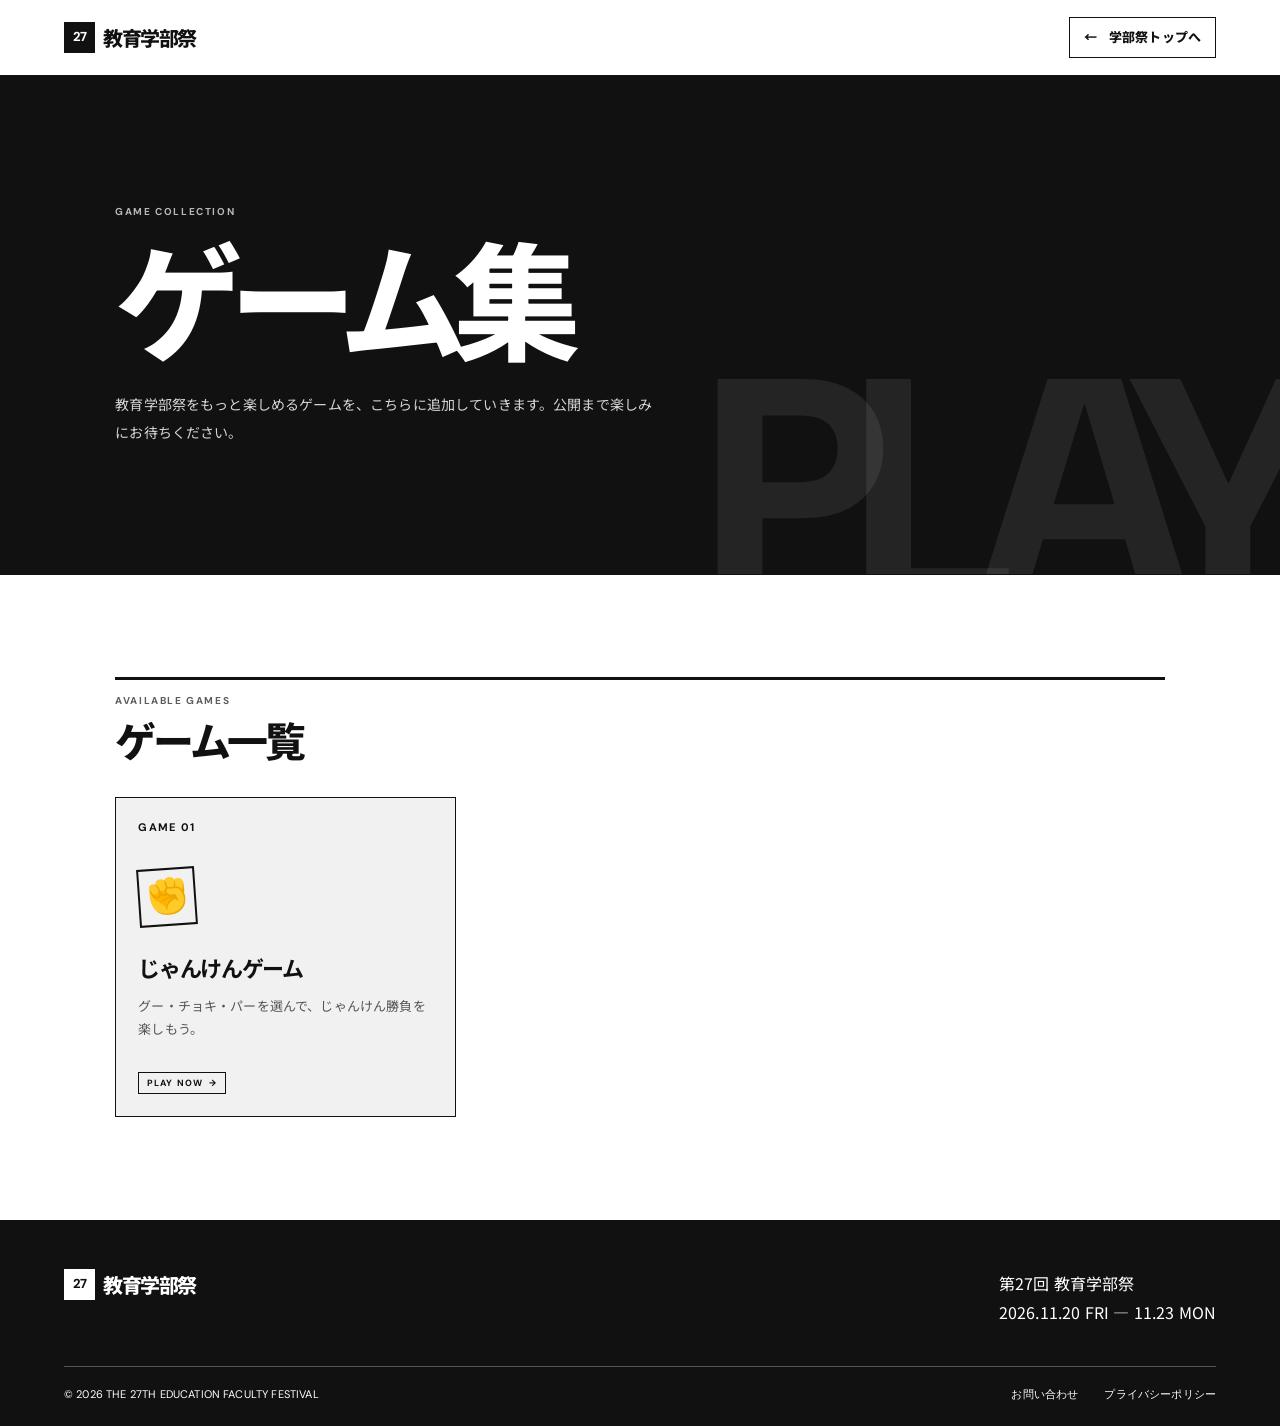
<file: games.html>
<!DOCTYPE html>
<html lang="ja">
<head>
  <meta charset="UTF-8" />
  <meta name="viewport" content="width=device-width, initial-scale=1.0" />
  <meta name="description" content="第27回教育学部祭のゲーム集です。公開されたゲームをこちらから楽しめます。" />
  <title>ゲーム集 | 第27回 教育学部祭</title>
  <link rel="preconnect" href="https://fonts.googleapis.com" />
  <link rel="preconnect" href="https://fonts.gstatic.com" crossorigin />
  <link href="https://fonts.googleapis.com/css2?family=DM+Sans:wght@400;500;600;700;800&family=Noto+Sans+JP:wght@400;500;600;700;800&display=swap" rel="stylesheet" />
  <link rel="stylesheet" href="style.css?v=20260724-2" />
</head>
<body class="games-page">
  <a class="skip-link" href="#games-main">本文へ移動</a>
  <header class="site-header">
    <a class="brand" href="index.html#top" aria-label="教育学部祭トップへ">
      <span class="brand-mark">27</span><span>教育学部祭</span>
    </a>
    <a class="games-back" href="index.html#play"><span aria-hidden="true">←</span> 学部祭トップへ</a>
  </header>

  <main class="games-main" id="games-main">
    <section class="games-hero" aria-labelledby="games-title">
      <p class="eyebrow">GAME COLLECTION</p>
      <h1 id="games-title">ゲーム集</h1>
      <p class="games-hero-copy">教育学部祭をもっと楽しめるゲームを、こちらに追加していきます。公開まで楽しみにお待ちください。</p>
    </section>

    <section class="games-library" aria-labelledby="games-list-title">
      <div class="games-library-head">
        <p>AVAILABLE GAMES</p>
        <h2 id="games-list-title">ゲーム一覧</h2>
      </div>
      <div class="game-grid">
        <a class="game-card game-card--playable" href="https://hyuga2026-tech.github.io/Game-Center-/" target="_blank" rel="noopener noreferrer" aria-label="じゃんけんゲームを新しいタブで開く">
          <span class="game-number">GAME 01</span>
          <span class="game-icon" aria-hidden="true">✊</span>
          <h3>じゃんけんゲーム</h3>
          <p>グー・チョキ・パーを選んで、じゃんけん勝負を楽しもう。</p>
          <span class="game-status">PLAY NOW&nbsp; →</span>
        </a>
      </div>
    </section>
  </main>

  <footer class="site-footer">
    <div class="footer-top"><a class="brand" href="index.html#top"><span class="brand-mark">27</span><span>教育学部祭</span></a><p>第27回 教育学部祭<br>2026.11.20 FRI — 11.23 MON</p></div>
    <div class="footer-bottom"><span>© 2026 THE 27TH EDUCATION FACULTY FESTIVAL</span><a href="index.html#contact">お問い合わせ</a><a href="index.html#privacy">プライバシーポリシー</a></div>
  </footer>
</body>
</html>
</file>
<file: style.css>
:root{--ink:#17211e;--cream:#f8f4eb;--coral:#ff6c54;--yellow:#f5d34a;--blue:#a9d7e8;--mint:#c7dfc8;--line:#d8d1c3}*{box-sizing:border-box}html{scroll-behavior:smooth}body{margin:0;background:var(--cream);color:var(--ink);font-family:"Noto Sans JP",sans-serif;line-height:1.6}a{color:inherit;text-decoration:none}.sr-only,.skip-link{position:absolute;width:1px;height:1px;overflow:hidden;clip:rect(0,0,0,0)}.skip-link:focus{width:auto;height:auto;clip:auto;z-index:99;background:#fff;padding:12px}.site-header{height:82px;display:flex;align-items:center;justify-content:space-between;padding:0 clamp(22px,5vw,76px);background:var(--cream);position:relative;z-index:5}.brand{font-size:22px;font-weight:800;letter-spacing:-.1em;display:flex;align-items:center;gap:8px}.brand-mark{display:grid;place-items:center;width:32px;height:32px;border-radius:50%;background:var(--coral);color:#fff;font-family:"DM Sans",sans-serif;font-size:20px;transform:rotate(-12deg)}.brand-sub{color:var(--coral)}.global-nav{display:flex;align-items:center;gap:27px;font-size:14px;font-weight:600}.global-nav a:not(.nav-cta):hover,.text-link:hover{color:var(--coral)}.nav-cta{background:var(--ink);color:#fff;padding:11px 21px;border-radius:999px}.menu-button{display:none;border:0;background:none}.hero{min-height:590px;background:var(--yellow);position:relative;overflow:hidden;padding:clamp(65px,9vw,130px) clamp(22px,11vw,170px)}.hero-inner{position:relative;z-index:2}.eyebrow{font-family:"DM Sans",sans-serif;letter-spacing:.12em;font-size:12px;font-weight:700;margin:0 0 16px}.hero h1,.section h2,.feature-band h2,.map-copy h2,.archive-cta h2{font-size:clamp(43px,6.3vw,90px);letter-spacing:-.09em;line-height:1.22;margin:0;font-weight:800}.hero h1 em{font-style:normal;color:var(--coral)}.hero-copy{font-family:"DM Sans","Noto Sans JP",sans-serif;font-size:18px;line-height:1.7;font-weight:600;margin:30px 0}.hero-copy span{font-size:12px;letter-spacing:.08em}.hero-actions{display:flex;gap:26px;align-items:center}.button{display:inline-flex;align-items:center;gap:21px;padding:15px 22px;border-radius:999px;font-size:14px;font-weight:700;transition:transform .2s}.button:hover{transform:translateY(-3px)}.button span{font-size:20px}.button-dark{background:var(--ink);color:#fff}.button-light{background:#fff;color:var(--ink)}.text-link{font-size:14px;font-weight:700;border-bottom:1px solid var(--ink);padding-bottom:4px}.hero-location{position:absolute;bottom:27px;left:clamp(22px,5vw,76px);z-index:2;font-size:12px;font-weight:700}.hero-decoration{position:absolute}.hero-sun{height:420px;width:420px;border-radius:50%;background:var(--coral);right:11%;top:45px}.hero-ring{border:36px solid var(--blue);height:190px;width:190px;border-radius:50%;right:4%;bottom:-72px}.hero-grid{width:420px;height:150px;right:0;top:10px;background-image:radial-gradient(var(--ink) 1.5px,transparent 1.5px);background-size:18px 18px;opacity:.6}.hero-shape{position:absolute;z-index:1}.shape-one{width:210px;height:65px;background:var(--mint);right:25%;top:50%;transform:rotate(-40deg)}.shape-two{width:70px;height:70px;background:var(--ink);border-radius:50%;right:38%;bottom:14%}.shape-three{width:28px;height:160px;background:#fff;right:18%;top:32%;transform:rotate(35deg)}.notice-bar{min-height:58px;display:flex;align-items:center;gap:24px;padding:12px clamp(22px,5vw,76px);border-bottom:1px solid var(--line);font-size:13px;font-weight:600}.notice-label{font-family:"DM Sans";font-size:11px;background:var(--coral);color:#fff;border-radius:20px;padding:3px 9px}.notice-bar a{flex:1}.section{padding:clamp(70px,9vw,128px) clamp(22px,9vw,136px)}.section-heading h2{font-size:clamp(34px,4.1vw,58px)}.quick-grid{display:grid;grid-template-columns:repeat(3,1fr);gap:16px;margin-top:42px}.quick-card{min-height:274px;border-radius:4px;padding:24px;position:relative;transition:transform .2s}.quick-card:hover{transform:translateY(-7px)}.coral{background:var(--coral);color:#fff}.yellow{background:var(--yellow)}.blue{background:var(--blue)}.card-number{font:600 12px "DM Sans"}.quick-icon{display:block;font:70px/1 "DM Sans";margin:24px 0 16px}.quick-card h3{font-size:23px;margin:0}.quick-card p{font-size:13px;margin:6px 0}.arrow{position:absolute;right:23px;bottom:18px;font-size:23px}.feature-band{background:var(--ink);color:#fff;min-height:645px;padding:clamp(70px,9vw,130px) clamp(22px,9vw,136px);display:grid;grid-template-columns:1fr 1.1fr;gap:65px;align-items:center;overflow:hidden}.feature-band h2{font-size:clamp(46px,5.5vw,75px)}.feature-copy>p:not(.eyebrow){font-size:15px;line-height:2;margin:26px 0}.program-stack{height:400px;position:relative}.program-card{position:absolute;width:270px;height:330px;border-radius:4px;padding:24px;box-shadow:9px 9px 0 rgba(255,255,255,.15);transition:transform .2s}.program-card:hover{transform:translateY(-12px) rotate(0)}.program-card p{font:700 11px "DM Sans";letter-spacing:.1em}.program-card h3{font-size:31px;line-height:1.25;letter-spacing:-.07em;margin:76px 0 14px}.program-card span{font-size:12px}.program-card i{position:absolute;right:20px;bottom:15px;font-size:20px;font-style:normal}.card-a{background:var(--yellow);color:var(--ink);left:0;top:13px;transform:rotate(-8deg)}.card-b{background:var(--coral);right:22px;top:10px;transform:rotate(7deg);color:#fff}.card-c{background:var(--blue);color:var(--ink);left:120px;bottom:-23px;transform:rotate(-1deg)}.split{display:flex;justify-content:space-between;align-items:end}.day-tabs{margin-top:40px;display:flex;gap:5px;border-bottom:1px solid var(--line)}.day-tab{font:700 20px "DM Sans";padding:12px 22px;border:0;background:transparent;cursor:pointer;color:#888;border-bottom:3px solid transparent}.day-tab small{font-size:10px}.day-tab.active{color:var(--ink);border-color:var(--coral)}.timeline>div{display:grid;grid-template-columns:120px 1fr 1fr;align-items:center;gap:20px;border-bottom:1px solid var(--line);padding:20px 4px}.timeline time{font:600 19px "DM Sans"}.timeline p{margin:0;font-weight:700}.timeline span{font-size:13px;color:#667}.hidden{display:none}.map-teaser{display:grid;grid-template-columns:1.05fr 1fr;background:var(--mint);min-height:500px}.map-art{position:relative;overflow:hidden;background:#a8d7e8;margin:46px 0 46px clamp(22px,9vw,136px);border-radius:4px;background-image:linear-gradient(35deg,transparent 48%,rgba(255,255,255,.7) 49%,rgba(255,255,255,.7) 51%,transparent 52%),linear-gradient(-45deg,transparent 48%,rgba(255,255,255,.45) 49%,rgba(255,255,255,.45) 51%,transparent 52%);background-size:120px 120px}.map-art b{position:absolute;font:700 11px "DM Sans"}.map-art b:nth-of-type(1){left:20%;top:72%}.map-art b:nth-of-type(2){left:55%;top:35%}.map-art b:nth-of-type(3){left:65%;top:75%}.map-path{position:absolute;height:25px;border-radius:30px;background:var(--yellow);transform:rotate(-27deg)}.path-1{width:82%;top:54%;left:7%}.path-2{width:60%;top:47%;left:29%;background:var(--coral);transform:rotate(43deg)}.map-dot{position:absolute;width:28px;height:28px;border-radius:50%;background:var(--ink);border:6px solid #fff}.dot-1{left:17%;top:61%}.dot-2{left:52%;top:27%}.dot-3{left:69%;top:66%}.map-copy{padding:clamp(65px,9vw,120px) clamp(22px,7vw,100px);align-self:center}.map-copy h2{font-size:clamp(38px,4.4vw,60px)}.map-copy>p:not(.eyebrow){font-size:14px;line-height:2;margin:25px 0}.join-grid{display:grid;grid-template-columns:repeat(3,1fr);margin-top:45px;border-top:1px solid var(--ink)}.join-grid a{min-height:285px;padding:26px;border-right:1px solid var(--ink);position:relative;transition:background .2s}.join-grid a:first-child{border-left:1px solid var(--ink)}.join-grid a:hover{background:var(--yellow)}.join-symbol{font:43px/1 "DM Sans"}.join-grid h3{font-size:24px;letter-spacing:-.06em;line-height:1.35;margin:38px 0 10px}.join-grid p{font-size:13px;max-width:190px;margin:0}.join-grid>a>span:last-child{position:absolute;bottom:22px;right:22px;font-size:22px}.news{padding-top:0}.news-list{margin-top:35px;border-top:1px solid var(--ink)}.news-list a{display:grid;grid-template-columns:120px 95px 1fr 25px;gap:16px;align-items:center;border-bottom:1px solid var(--line);padding:20px 2px;transition:padding .2s}.news-list a:hover{padding-left:12px;color:var(--coral)}.news-list time{font:13px "DM Sans"}.tag{font-size:11px;border:1px solid var(--ink);padding:3px 8px;text-align:center}.news-list p{margin:0;font-size:14px;font-weight:600}.news-list i{font-style:normal}.archive-cta{position:relative;overflow:hidden;background:var(--coral);color:#fff;padding:clamp(70px,9vw,124px) clamp(22px,9vw,136px);min-height:390px}.archive-cta h2{font-size:clamp(43px,5.7vw,78px);margin-bottom:30px}.archive-circle{position:absolute;right:11%;bottom:-80px;width:285px;height:285px;background:var(--yellow);color:var(--ink);border-radius:50%;display:grid;place-content:center;text-align:center;font:700 44px/1 "DM Sans";transform:rotate(-12deg)}.archive-circle small{font-size:17px}.site-footer{background:var(--ink);color:#fff;padding:48px clamp(22px,5vw,76px) 24px}.footer-top{display:flex;justify-content:space-between;align-items:flex-start}.footer-top .brand-mark{background:var(--yellow);color:var(--ink)}.footer-top p{font:13px;line-height:1.8;margin:0}.socials{display:flex;gap:12px}.socials a{display:grid;place-items:center;width:36px;height:36px;border:1px solid #fff;border-radius:50%;font-size:14px}.footer-bottom{border-top:1px solid #57615c;margin-top:40px;padding-top:20px;display:flex;gap:26px;font:11px "DM Sans"}.footer-bottom span{margin-right:auto}@media(max-width:760px){.site-header{height:68px}.global-nav{display:none;position:absolute;left:0;right:0;top:68px;background:var(--cream);padding:18px 22px 27px;flex-direction:column;align-items:stretch;gap:13px;border-bottom:1px solid var(--line)}.global-nav.open{display:flex}.menu-button{display:flex;width:36px;height:36px;flex-direction:column;justify-content:center;gap:5px;cursor:pointer}.menu-button span:not(.sr-only){width:25px;height:2px;background:var(--ink);display:block}.hero{min-height:590px;padding-top:82px}.hero h1{font-size:45px}.hero-sun{width:270px;height:270px;right:-70px;top:60px}.hero-ring{width:135px;height:135px;border-width:25px;right:-35px;bottom:8px}.hero-grid{right:-170px}.shape-one{right:10%;top:60%;width:160px}.shape-two{right:47%;bottom:17%}.shape-three{right:24%;top:32%}.hero-actions{flex-direction:column;align-items:flex-start;gap:20px}.notice-bar{gap:12px;font-size:12px}.notice-bar>a{line-height:1.5}.quick-grid,.feature-band,.map-teaser{grid-template-columns:1fr}.quick-grid{gap:10px}.quick-card{min-height:210px}.quick-icon{font-size:52px;margin:12px 0}.feature-band{gap:28px}.program-stack{height:366px;transform:scale(.87);transform-origin:left top;width:115%}.split{align-items:flex-start;gap:16px;flex-direction:column}.timeline>div{grid-template-columns:74px 1fr}.timeline span{grid-column:2}.map-art{height:330px;margin:28px 22px 0;order:2}.map-copy{order:1;padding-bottom:20px}.join-grid{grid-template-columns:1fr}.join-grid a{min-height:190px;border-left:1px solid var(--ink)}.join-grid h3{margin:20px 0 7px}.news-list a{grid-template-columns:1fr auto;gap:8px;padding:16px 2px}.news-list .tag{justify-self:start}.news-list p{grid-column:1}.news-list i{grid-column:2;grid-row:1 / span 2}.archive-circle{width:200px;height:200px;right:-35px;bottom:-55px;font-size:30px}.footer-top{flex-direction:column;gap:26px}.footer-bottom{flex-wrap:wrap;gap:12px}.footer-bottom span{flex-basis:100%}}
/* Monochrome redesign for the 27th Education Faculty Festival */
:root{--ink:#111;--cream:#fff;--coral:#111;--yellow:#eee;--blue:#f4f4f4;--mint:#e9e9e9;--line:#c9c9c9}
.brand{letter-spacing:-.06em}.brand-mark{background:var(--ink);border-radius:0;font-size:13px;transform:none}.global-nav a:not(.nav-cta):hover,.text-link:hover{color:#666}.nav-cta{border-radius:0}.hero{background:#fff;min-height:635px;border-bottom:1px solid var(--ink)}.hero h1{font-size:clamp(58px,9vw,130px);letter-spacing:-.13em;line-height:1}.festival-number{font:800 clamp(90px,18vw,240px)/.7 "DM Sans";letter-spacing:-.12em;position:absolute;right:7vw;top:17%;z-index:-1;color:#f2f2f2}.festival-number sup{font-size:.18em;letter-spacing:0;vertical-align:top}.theme-mosaic{display:flex;align-items:center;gap:16px;margin-top:20px;font-family:"DM Sans";font-size:12px;font-weight:700;letter-spacing:.12em}.theme-mosaic strong{font-size:22px;letter-spacing:.05em;background:repeating-linear-gradient(90deg,#111 0 10px,#555 10px 20px,#aaa 20px 30px,#222 30px 40px);color:transparent;user-select:none}.theme-mosaic small{font-size:9px}.hero-copy{margin:40px 0 28px}.hero-decoration{display:none}.mosaic{display:block;position:absolute;background:repeating-linear-gradient(90deg,#111 0 18px,#555 18px 36px,#aaa 36px 54px,#e5e5e5 54px 72px),repeating-linear-gradient(0deg,transparent 0 18px,rgba(255,255,255,.6) 18px 36px);mix-blend-mode:multiply}.mosaic-one{width:310px;height:180px;right:9%;bottom:12%;transform:skewY(-14deg)}.mosaic-two{width:120px;height:120px;right:29%;top:19%;filter:grayscale(1)}.notice-label{background:#111;border-radius:0}.quick-card,.program-card,.map-art{border-radius:0}.coral,.yellow,.blue{background:#f3f3f3;color:var(--ink);border:1px solid var(--ink)}.quick-card:hover{background:#111;color:#fff}.feature-band{background:#111}.card-a,.card-b,.card-c{background:#fff;color:#111;box-shadow:8px 8px 0 #777}.day-tab.active{border-color:#111}.map-teaser{background:#ededed}.map-art{background-color:#fff;filter:grayscale(1)}.map-path{background:#111}.path-2{background:#777}.join-grid a:hover{background:#111;color:#fff}.archive-cta{background:#111}.archive-circle{background:#fff;color:#111;border-radius:0;transform:rotate(12deg)}.footer-top .brand-mark{background:#fff;color:#111}.socials a{border-radius:0}@media(max-width:760px){.festival-number{right:3vw;top:26%;font-size:120px}.theme-mosaic{gap:8px;flex-wrap:wrap}.mosaic-one{right:-40px;width:230px;height:130px}.mosaic-two{right:21%;top:13%;width:80px;height:80px}.hero h1{font-size:57px}}
/* Live countdown and weekly calendar */
.live-panel{display:grid;grid-template-columns:minmax(360px,.85fr) 1.15fr;border-bottom:1px solid var(--ink);background:#fff}.countdown-wrap{background:#111;color:#fff;padding:45px clamp(24px,5vw,76px)}.countdown-wrap .eyebrow{color:#aaa}.countdown-title{display:flex;justify-content:space-between;align-items:end;border-bottom:1px solid #555;padding-bottom:12px;font:700 11px "DM Sans";letter-spacing:.12em}.countdown-title strong{font-size:10px;color:#bbb}.countdown{display:flex;align-items:flex-start;gap:9px;margin:28px 0 18px;font-family:"DM Sans"}.countdown div{display:flex;flex-direction:column}.countdown b{font-size:clamp(32px,3.5vw,51px);letter-spacing:-.09em;line-height:1}.countdown span{margin-top:7px;font-size:9px;letter-spacing:.1em;color:#aaa}.countdown i{font-style:normal;font-size:24px;line-height:.9;color:#888}.opening-date{font:700 11px "DM Sans";letter-spacing:.08em;margin:0;color:#ddd}.week-wrap{padding:36px clamp(24px,5vw,76px) 22px;overflow:hidden}.week-head{display:flex;align-items:center;gap:9px}.week-head>div{margin-right:auto}.week-head .eyebrow{margin-bottom:3px}.week-head h2{font-size:25px;letter-spacing:-.07em;margin:0}.week-nav{display:grid;place-items:center;width:31px;height:31px;background:#fff;border:1px solid #111;font-size:15px;cursor:pointer}.week-nav:hover{background:#111;color:#fff}.week-days{display:grid;grid-template-columns:repeat(7,minmax(75px,1fr));gap:7px;margin-top:24px}.calendar-day{min-height:119px;border:1px solid #bbb;padding:9px 8px}.calendar-day.today{border:2px solid #111}.calendar-day time{display:block;font:700 12px "DM Sans"}.calendar-day time small{font-size:9px;color:#777;margin-left:3px}.calendar-event{display:block;background:#111;color:#fff;font-size:10px;line-height:1.4;padding:5px;margin-top:11px}.calendar-event.light{background:#ddd;color:#111}.calendar-note{font-size:10px;color:#666;margin:12px 0 0}.calendar-note span{font-family:"DM Sans"}@media(max-width:900px){.live-panel{grid-template-columns:1fr}.week-wrap{padding-bottom:30px}}@media(max-width:600px){.countdown-wrap{padding-top:36px}.countdown{gap:5px}.countdown b{font-size:30px}.countdown i{font-size:17px}.week-wrap{padding-left:22px;padding-right:22px}.week-days{overflow-x:auto;padding-bottom:6px}.calendar-day{min-width:75px}}
.department-links{border-top:1px solid #bbb;margin-top:20px;padding-top:13px}.department-links>p{font:700 10px "DM Sans";letter-spacing:.12em;margin:0 0 9px}.department-links>div{display:grid;grid-template-columns:repeat(4,1fr);gap:5px}.dept{display:flex;justify-content:space-between;align-items:center;min-height:34px;padding:6px 8px;border:1px solid #111;font-size:11px;font-weight:700;transition:transform .15s,background .15s}.dept:hover{transform:translateY(-2px);background:#111!important;color:#fff}.dept span{font-size:15px}.izakaya{background:#f3c6c2}.ichinikai{background:#cbe5a1}.se{background:#83d7d3}.mm{background:#c7c7c7}.finance{background:#f8dd72}.workshop{background:#f6c0d5}.external{background:#d9c9ec}.stage{background:#f8b166}@media(max-width:600px){.department-links>div{grid-template-columns:repeat(2,1fr)}}
.countdown-wrap{display:grid;grid-template-columns:1.15fr .85fr;gap:27px;align-items:stretch}.todays-topic{border-left:1px solid #555;padding:4px 0 4px 27px;display:flex;flex-direction:column}.todays-topic p{font:700 10px "DM Sans";letter-spacing:.12em;color:#aaa;margin:0}.todays-topic h2{font-size:clamp(20px,2vw,30px);letter-spacing:-.08em;line-height:1.3;margin:28px 0 auto}.todays-topic h2 span{color:#bbb}.todays-topic a{border-top:1px solid #555;padding-top:9px;font-size:11px;font-weight:700}.todays-topic b{float:right;font-size:16px}.view-switch{display:flex;border:1px solid #111;margin-left:auto;margin-right:3px}.view-button{width:31px;border:0;background:#fff;font-size:11px;font-weight:700;cursor:pointer}.view-button.active{background:#111;color:#fff}.department-links{margin-top:26px;padding-top:18px}.department-links>p{font-size:11px;margin-bottom:12px}.department-links>div{grid-template-columns:repeat(4,1fr);gap:9px}.dept{min-height:68px;padding:12px;font-size:14px}.dept span{font-size:21px}.outside-day{opacity:.35}@media(max-width:1100px){.department-links>div{grid-template-columns:repeat(2,1fr)}}@media(max-width:650px){.countdown-wrap{grid-template-columns:1fr;gap:24px}.todays-topic{border-left:0;border-top:1px solid #555;padding:20px 0 0;min-height:150px}.todays-topic h2{margin:12px 0 auto}.department-links>div{grid-template-columns:1fr 1fr}.dept{min-height:58px;font-size:13px}}
.live-panel{display:block}.countdown-wrap{grid-template-columns:minmax(0,1.15fr) minmax(260px,.85fr);padding-left:clamp(24px,8vw,136px);padding-right:clamp(24px,8vw,136px)}.week-wrap{padding:42px clamp(24px,8vw,136px) 32px;border-top:1px solid var(--ink)}.department-links{margin-top:32px;padding-top:22px;border-top:1px solid #111}.department-links>div{grid-template-columns:repeat(4,1fr);gap:12px}@media(max-width:650px){.countdown-wrap{padding-left:22px;padding-right:22px}.week-wrap{padding-left:22px;padding-right:22px}.department-links>div{grid-template-columns:repeat(2,1fr)}}
.access-gate{position:fixed;inset:0;z-index:100;background:#111;color:#fff;display:grid;place-items:center;padding:24px;overflow:auto}.access-gate[hidden]{display:none}.access-gate-inner{width:min(100%,460px);padding:20px 0}.access-gate .brand{margin-bottom:72px}.access-gate .brand-mark{background:#fff;color:#111}.access-gate .eyebrow{color:#aaa}.access-gate h1{font-size:clamp(52px,9vw,82px);letter-spacing:-.13em;line-height:1.07;margin:0}.access-copy{margin:26px 0 32px;font-size:14px;line-height:1.9;color:#ddd}.access-form{display:grid;grid-template-columns:1fr auto;gap:9px}.access-form label{grid-column:1/-1;font:700 10px "DM Sans";letter-spacing:.13em}.access-form input{width:100%;height:55px;border:1px solid #777;background:#fff;color:#111;padding:0 16px;font:700 24px "DM Sans";letter-spacing:.22em;outline-offset:3px}.access-form button{height:55px;border:1px solid #fff;background:#fff;color:#111;padding:0 18px;font:700 13px "Noto Sans JP";cursor:pointer}.access-form button:hover{background:#111;color:#fff}.access-form button span{font-size:20px;margin-left:10px}.access-error{grid-column:1/-1;min-height:20px;margin:0;color:#ffb0a6;font-size:12px}.access-note{margin:22px 0 0;font-size:11px;color:#999}@media(max-width:480px){.access-gate .brand{margin-bottom:44px}.access-form{grid-template-columns:1fr}.access-form button{width:100%}}
.dept{gap:11px;justify-content:flex-start}.dept::before{content:"";display:block;flex:0 0 46px;width:46px;height:46px;border-radius:50%;background-position:center;background-size:cover;border:1px solid rgba(17,17,17,.2);box-shadow:0 2px 6px rgba(17,17,17,.12)}.dept.izakaya::before{background-image:url("file:///C:/Users/tanak/OneDrive%20-%20Kyoto%20University/京都大学/2026/学部祭/ホームページ/S__55615501_0.jpg")}.dept.ichinikai::before{background-image:url("file:///C:/Users/tanak/OneDrive%20-%20Kyoto%20University/京都大学/2026/学部祭/ホームページ/S__55615505_0.jpg")}.dept.se::before{background-image:url("file:///C:/Users/tanak/OneDrive%20-%20Kyoto%20University/京都大学/2026/学部祭/ホームページ/S__55615504_0.jpg")}.dept.mm::before{background-image:url("file:///C:/Users/tanak/OneDrive%20-%20Kyoto%20University/京都大学/2026/学部祭/ホームページ/S__55615506_0.jpg")}.dept.finance::before{background-image:url("file:///C:/Users/tanak/OneDrive%20-%20Kyoto%20University/京都大学/2026/学部祭/ホームページ/S__55615507_0.jpg")}.dept.workshop::before{background-image:url("file:///C:/Users/tanak/OneDrive%20-%20Kyoto%20University/京都大学/2026/学部祭/ホームページ/S__55615508_0.jpg")}.dept.external::before{background-image:url("file:///C:/Users/tanak/OneDrive%20-%20Kyoto%20University/京都大学/2026/学部祭/ホームページ/S__55615503_0.jpg")}.dept.stage::before{background-image:url("file:///C:/Users/tanak/OneDrive%20-%20Kyoto%20University/京都大学/2026/学部祭/ホームページ/S__55615510_0.jpg")}.dept:hover::before{border-color:#fff}@media(max-width:650px){.dept::before{flex-basis:38px;width:38px;height:38px}}
.google-calendar-embed{width:100%;height:560px;border:1px solid #111;background:#fff;display:block}.calendar-embed-note{font-size:10px;color:#666;margin:12px 0 0}@media(max-width:650px){.google-calendar-embed{height:500px}}
.dept.izakaya::before{background-image:url("assets/izakaya.jpg")}.dept.ichinikai::before{background-image:url("assets/ichinikai.jpg")}.dept.se::before{background-image:url("assets/se.jpg")}.dept.mm::before{background-image:url("assets/mm.jpg")}.dept.finance::before{background-image:url("assets/finance.jpg")}.dept.workshop::before{background-image:url("assets/workshop.jpg")}.dept.external::before{background-image:url("assets/external.jpg")}.dept.stage::before{background-image:url("assets/stage.jpg")}
.calendar-event{border-left:3px solid #111;background:#111}.calendar-loading{grid-column:1/-1;padding:28px 0;color:#666;font-size:13px}.calendar-event-error{grid-column:1/-1;padding:22px;border:1px solid #b33;color:#922;font-size:12px}.calendar-day .calendar-event{overflow:hidden;text-overflow:ellipsis;white-space:nowrap}
.week-wrap{background:#fff}.week-head{min-height:74px}.week-head h2{font-size:31px}.week-days{gap:9px;margin-top:22px}.calendar-day{min-height:150px;padding:12px 10px;border-color:#bdbdbd}.calendar-day time{font-size:15px;letter-spacing:.02em}.calendar-day time small{font-size:10px;margin-left:5px}.calendar-event{margin-top:13px;padding:7px 8px;font-size:11px;font-weight:700;border-left-width:0;color:#fff;border-radius:0}.month-view .calendar-day{min-height:92px}.month-view .calendar-event{margin-top:7px;padding:4px 5px;font-size:9px}@media(max-width:650px){.week-head h2{font-size:25px}.calendar-day{min-height:130px}}
.week-wrap{background:#fff}.week-head{border-bottom:0}.week-head .eyebrow{letter-spacing:.14em}.week-days{background:#fff}.calendar-day{background:#fff}.calendar-day.outside-day{background:#fff;opacity:.35}.calendar-event{box-shadow:none}.view-switch{border-color:#111}.week-nav{border-color:#111}
.calendar-event{cursor:pointer;transition:transform .15s,filter .15s}.calendar-event:hover{transform:translateY(-2px);filter:brightness(.93)}.event-modal{position:fixed;inset:0;z-index:210;display:grid;place-items:center;padding:22px;background:rgba(17,17,17,.55)}.event-modal[hidden]{display:none}.event-modal-card{position:relative;width:min(100%,500px);max-height:min(80vh,620px);overflow:auto;background:#fff;color:#111;padding:34px;border-top:10px solid #111;box-shadow:0 16px 50px rgba(0,0,0,.3)}.event-modal-close{position:absolute;right:15px;top:14px;width:32px;height:32px;background:#fff;border:1px solid #111;font-size:19px;cursor:pointer}.event-modal-label{font:700 10px "DM Sans";letter-spacing:.12em;margin:0 0 12px;color:#555}.event-modal-title{font-size:28px;letter-spacing:-.06em;line-height:1.35;margin:0 35px 24px 0}.event-modal-detail{border-top:1px solid #ccc;padding:13px 0;font-size:13px;line-height:1.8}.event-modal-detail strong{display:block;font:700 10px "DM Sans";letter-spacing:.1em;color:#777}.event-modal-description{white-space:pre-wrap}.event-modal-link{display:inline-flex;margin-top:14px;padding:10px 15px;background:#111;color:#fff;font-size:12px;font-weight:700}@media(max-width:600px){.event-modal-card{padding:28px 22px}.event-modal-title{font-size:24px}}
.todays-topic .topic-date{font:700 11px "DM Sans";letter-spacing:.08em;color:#bbb;margin:12px 0 0}.todays-topic .topic-status{font-size:13px;line-height:1.7;color:#bbb;margin:22px 0 auto}@media(max-width:650px){.week-head{flex-wrap:wrap;gap:8px}.week-head>div:first-child{flex-basis:100%}.view-switch{margin-left:0}.week-nav{width:34px;height:34px}.week-days{grid-template-columns:repeat(7,minmax(132px,1fr));gap:7px;scroll-snap-type:x mandatory}.calendar-day{scroll-snap-align:start;min-height:144px}.month-view{grid-template-columns:repeat(7,minmax(82px,1fr))}.month-view .calendar-day{min-height:104px}.calendar-event{font-size:10px}.todays-topic .topic-date{margin-top:5px}}
@media(max-width:650px){.week-days{display:grid;grid-template-columns:1fr;overflow:visible;padding-bottom:0;gap:6px;scroll-snap-type:none}.calendar-day{min-width:0;min-height:76px;display:grid;grid-template-columns:88px 1fr;align-items:start;gap:8px;padding:10px;scroll-snap-align:none}.calendar-day time{padding-top:3px;font-size:14px}.calendar-day .calendar-event{grid-column:2;margin-top:0;margin-bottom:6px;white-space:nowrap}.month-view{grid-template-columns:repeat(7,minmax(0,1fr));gap:3px;overflow:visible}.month-view .calendar-day{display:block;min-width:0;min-height:78px;padding:5px;overflow:hidden}.month-view .calendar-day time{font-size:10px;white-space:nowrap}.month-view .calendar-day time small{display:none}.month-view .calendar-event{margin:5px 0 0;padding:3px;font-size:8px;text-overflow:ellipsis;overflow:hidden;white-space:nowrap}}
.portal-links{border-top:1px solid #111;margin-top:36px;padding-top:27px}.portal-links>p{font:700 11px "DM Sans";letter-spacing:.13em;margin:0 0 17px}.portal-groups{display:grid;grid-template-columns:repeat(4,1fr);gap:18px}.portal-group{border-top:3px solid #111;padding-top:10px}.portal-group h3{font-size:17px;letter-spacing:-.05em;margin:0 0 9px}.portal-group a{display:flex;justify-content:space-between;gap:6px;align-items:center;border-top:1px solid #bbb;padding:9px 2px;font-size:12px;font-weight:600}.portal-group a:last-child{border-bottom:1px solid #bbb}.portal-group a:hover{color:#666;padding-left:6px}.portal-group a span{font:17px "DM Sans"}@media(max-width:800px){.portal-groups{grid-template-columns:repeat(2,1fr);gap:25px 14px}}@media(max-width:480px){.portal-links{margin-top:27px;padding-top:22px}.portal-groups{grid-template-columns:1fr;gap:21px}.portal-group h3{font-size:18px}.portal-group a{font-size:13px;padding:11px 2px}}
.portal-group:first-child{grid-column:1/-1;display:grid;grid-template-columns:repeat(5,1fr);gap:10px;border-top:0;padding-top:0}.portal-group:first-child h3{grid-column:1/-1;border-top:3px solid #111;padding-top:10px;margin:0}.portal-group:first-child a{position:relative;isolation:isolate;overflow:hidden;min-height:96px;display:flex;align-items:flex-end;border:1px solid #111!important;padding:12px;color:#111;background:#f0f0f0;font-size:14px;transition:transform .2s}.portal-group:first-child a:hover{padding-left:12px;color:#111;transform:translateY(-4px)}.portal-group:first-child a::before{content:"";position:absolute;z-index:-2;inset:-12px;background-image:var(--portal-image,none);background-position:center;background-size:cover;filter:blur(6px) saturate(.8);transform:scale(1.1)}.portal-group:first-child a::after{content:"";position:absolute;z-index:-1;inset:0;background-image:linear-gradient(90deg,rgba(255,255,255,.1) 50%,rgba(0,0,0,.12) 50%),linear-gradient(rgba(255,255,255,.1) 50%,rgba(0,0,0,.12) 50%);background-size:12px 12px;mix-blend-mode:soft-light;opacity:.9}.portal-group:first-child a span:first-child{max-width:calc(100% - 22px);font-weight:800;text-shadow:0 1px 10px rgba(255,255,255,.8)}.portal-group:first-child a:nth-of-type(1){--portal-image:url("assets/summerfes.jpg")}.portal-group:first-child a:nth-of-type(2){--portal-image:url("assets/24tv.jpg")}.portal-group:first-child a:nth-of-type(4){--portal-image:url("assets/kekki.jpg")}@media(max-width:800px){.portal-group:first-child{grid-template-columns:repeat(2,1fr)}}@media(max-width:480px){.portal-group:first-child{grid-template-columns:1fr}.portal-group:first-child a{min-height:100px;font-size:15px}}
.portal-group:first-child a{color:#fff;background:#444}.portal-group:first-child a:hover{color:#fff}.portal-group:first-child a::before{filter:blur(1.5px) saturate(.92);transform:scale(1.03)}.portal-group:first-child a::after{background-image:linear-gradient(90deg,rgba(255,255,255,.08) 50%,rgba(0,0,0,.08) 50%),linear-gradient(rgba(255,255,255,.08) 50%,rgba(0,0,0,.08) 50%);background-size:38px 38px;opacity:.32}.portal-group:first-child a span{color:#fff;text-shadow:0 2px 7px rgba(0,0,0,.9),1px 1px 0 rgba(0,0,0,.75),-1px -1px 0 rgba(0,0,0,.55);-webkit-text-stroke:.25px rgba(0,0,0,.8)}
.quick-links,.participate{display:none}.portal-group:nth-child(3){grid-column:span 2;background:#111;color:#fff;border:0;padding:25px 26px;position:relative;overflow:hidden}.portal-group:nth-child(3)::after{content:"WHAT'S\A FESTIVAL?";white-space:pre;position:absolute;right:-3px;bottom:-17px;font:800 53px/.86 "DM Sans";letter-spacing:-.09em;color:rgba(255,255,255,.09);pointer-events:none}.portal-group:nth-child(3) h3{position:relative;z-index:1;font-size:29px;letter-spacing:-.08em;margin-bottom:18px}.portal-group:nth-child(3) a{position:relative;z-index:1;color:#fff;border-color:#555;font-size:13px;padding:12px 2px}.portal-group:nth-child(3) a:hover{color:#fff;padding-left:7px}.portal-group:nth-child(3) a span:last-child{font-size:20px}@media(max-width:800px){.portal-group:nth-child(3){grid-column:span 2}}@media(max-width:480px){.portal-group:nth-child(3){grid-column:1;padding:23px 20px;min-height:260px}.portal-group:nth-child(3) h3{font-size:28px}}
.portal-group:nth-child(3){grid-column:1/-1;min-height:465px;display:grid;grid-template-columns:.9fr 1.1fr;grid-template-rows:1fr;align-items:center;gap:44px;padding:58px clamp(24px,6vw,84px);background:#111;color:#fff;border:0;overflow:hidden}.portal-group:nth-child(3)::after{content:"WHAT'S\A FESTIVAL?";right:auto;left:clamp(24px,6vw,84px);bottom:39px;font-size:14px;line-height:1.08;letter-spacing:.05em;color:#aaa}.portal-group:nth-child(3) h3{font-size:clamp(38px,4.6vw,64px);line-height:1.18;margin:0;align-self:start}.portal-group:nth-child(3) h3::before{content:"ABOUT THE FESTIVAL";display:block;margin-bottom:16px;font:700 11px "DM Sans";letter-spacing:.13em;color:#fff}.portal-group:nth-child(3) h3::after{content:"知るほど、もっと楽しめる。\Aテーマ、想い、そして\Aみんなでつくる学部祭。";white-space:pre;display:block;margin-top:25px;font:400 14px/2 "Noto Sans JP";letter-spacing:0;color:#ddd}.portal-group:nth-child(3) a{grid-column:2;grid-row:1;width:240px;min-height:218px;display:flex;flex-direction:column;justify-content:space-between;align-self:center;justify-self:center;padding:23px;border:0!important;color:#111!important;font-size:20px;font-weight:800;letter-spacing:-.06em;box-shadow:8px 8px 0 rgba(255,255,255,.2);text-shadow:none!important;-webkit-text-stroke:0!important}.portal-group:nth-child(3) a span:last-child{align-self:flex-end;font-size:25px}.portal-group:nth-child(3) a:nth-of-type(1){background:#fff;transform:translate(-102px,-43px) rotate(-7deg)}.portal-group:nth-child(3) a:nth-of-type(2){background:#d7d7d7;transform:translate(94px,-8px) rotate(6deg)}.portal-group:nth-child(3) a:nth-of-type(3){background:#fff;transform:translate(-2px,99px) rotate(-1deg)}.portal-group:nth-child(3) a:hover{color:#111!important;z-index:3;transform:translateY(-12px) rotate(0)}@media(max-width:800px){.portal-group:nth-child(3){grid-template-columns:1fr;min-height:650px;gap:0;padding:45px 28px}.portal-group:nth-child(3) h3{font-size:42px}.portal-group:nth-child(3) h3::after{font-size:13px}.portal-group:nth-child(3) a{grid-column:1;grid-row:1;width:210px;height:190px;min-height:190px;align-self:end}.portal-group:nth-child(3) a:nth-of-type(1){transform:translate(-64px,-117px) rotate(-7deg)}.portal-group:nth-child(3) a:nth-of-type(2){transform:translate(63px,-80px) rotate(6deg)}.portal-group:nth-child(3) a:nth-of-type(3){transform:translate(-3px,71px) rotate(-1deg)}.portal-group:nth-child(3)::after{left:28px;bottom:24px}}@media(max-width:480px){.portal-group:nth-child(3){min-height:610px;padding:40px 22px}.portal-group:nth-child(3) h3{font-size:39px}.portal-group:nth-child(3) a{width:180px;height:165px;min-height:165px;font-size:16px}.portal-group:nth-child(3) a:nth-of-type(1){transform:translate(-48px,-105px) rotate(-7deg)}.portal-group:nth-child(3) a:nth-of-type(2){transform:translate(49px,-70px) rotate(6deg)}.portal-group:nth-child(3) a:nth-of-type(3){transform:translate(-2px,68px) rotate(-1deg)}}
.portal-group:nth-child(3){grid-template-columns:minmax(250px,.8fr) minmax(290px,1fr);gap:62px}.portal-group:nth-child(3) h3{position:relative;z-index:4}.portal-group:nth-child(3) a{justify-self:end;width:220px}.portal-group:nth-child(3) a:nth-of-type(1){transform:translate(-48px,-43px) rotate(-5deg)}.portal-group:nth-child(3) a:nth-of-type(2){transform:translate(0,-3px) rotate(4deg)}.portal-group:nth-child(3) a:nth-of-type(3){transform:translate(-25px,80px) rotate(-1deg)}@media(max-width:800px){.portal-group:nth-child(3){display:block;min-height:0;padding:40px 24px}.portal-group:nth-child(3)::after{display:none}.portal-group:nth-child(3) h3{font-size:37px;margin-bottom:26px}.portal-group:nth-child(3) h3::after{margin-top:16px}.portal-group:nth-child(3) a{display:flex;width:100%;height:auto;min-height:74px;margin:8px 0;padding:17px 18px;transform:none!important;box-shadow:4px 4px 0 rgba(255,255,255,.18)}.portal-group:nth-child(3) a:hover{transform:translateX(5px)!important}}@media(max-width:480px){.portal-group:nth-child(3){min-height:0;padding:34px 20px}.portal-group:nth-child(3) h3{font-size:34px}.portal-group:nth-child(3) a{min-height:70px;font-size:15px}}
.portal-group:nth-child(3) h3::after{content:none}.portal-group:nth-child(2){grid-column:span 2;display:grid;grid-template-columns:repeat(3,1fr);gap:10px;border:1px solid #111;padding:19px;background:#f1f1f1}.portal-group:nth-child(2) h3{grid-column:1/-1;font-size:27px;letter-spacing:-.07em;margin:0 0 5px}.portal-group:nth-child(2) h3::before{content:"TOOLS FOR THE FESTIVAL";display:block;margin-bottom:5px;font:700 10px "DM Sans";letter-spacing:.13em}.portal-group:nth-child(2) a{min-height:96px;display:flex;flex-direction:column;justify-content:space-between;padding:14px;background:#111;color:#fff;border:0;font-size:14px;font-weight:700}.portal-group:nth-child(2) a span:last-child{align-self:flex-end;font-size:21px}.portal-group:nth-child(2) a:hover{background:#555;color:#fff;padding-left:14px}@media(max-width:800px){.portal-group:nth-child(2){grid-column:span 2}}@media(max-width:480px){.portal-group:nth-child(2){grid-column:1;grid-template-columns:1fr;padding:16px}.portal-group:nth-child(2) h3{font-size:26px}.portal-group:nth-child(2) a{min-height:68px;flex-direction:row;align-items:center}}
.portal-group:nth-child(4){grid-column:span 2;display:grid;grid-template-columns:.8fr 1.2fr;gap:14px;align-items:stretch;border:1px solid #111;padding:20px;background:#fff;overflow:hidden}.portal-group:nth-child(4) h3{font-size:31px;letter-spacing:-.09em;line-height:1.1;margin:0;position:relative}.portal-group:nth-child(4) h3::before{content:"PLAY WITH THE FESTIVAL";display:block;margin-bottom:11px;font:700 10px "DM Sans";letter-spacing:.13em}.portal-group:nth-child(4) h3::after{content:"01\A02";white-space:pre;position:absolute;bottom:-13px;left:0;font:800 63px/.83 "DM Sans";letter-spacing:-.1em;color:#eee;z-index:0}.portal-group:nth-child(4) a{position:relative;z-index:1;min-height:130px;display:flex;flex-direction:column;justify-content:space-between;padding:17px;background:#111;color:#fff;border:0;font-size:16px;font-weight:800;letter-spacing:-.05em}.portal-group:nth-child(4) a:first-of-type{transform:rotate(-2deg)}.portal-group:nth-child(4) a:last-of-type{transform:rotate(2deg);background:#e8e8e8;color:#111}.portal-group:nth-child(4) a span:last-child{align-self:flex-end;font-size:23px}.portal-group:nth-child(4) a:hover{background:#555;color:#fff;padding-left:17px;transform:translateY(-5px) rotate(0)}@media(max-width:800px){.portal-group:nth-child(4){grid-column:span 2}}@media(max-width:480px){.portal-group:nth-child(4){grid-column:1;grid-template-columns:1fr;padding:18px}.portal-group:nth-child(4) h3{font-size:29px}.portal-group:nth-child(4) h3::after{display:none}.portal-group:nth-child(4) a{min-height:76px;flex-direction:row;align-items:center;transform:none!important}}

/* Portal order: special features → utility → news → about → play */
.portal-groups>.news{grid-column:1/-1;margin:12px 0 0;padding:34px 0;border-top:3px solid #111;border-bottom:1px solid #111}
.portal-groups .portal-group--about{grid-column:1/-1;min-height:465px;display:grid;grid-template-columns:minmax(250px,.8fr) minmax(290px,1fr);grid-template-rows:1fr;align-items:center;gap:62px;padding:58px clamp(24px,6vw,84px);background:#111;color:#fff;border:0;overflow:hidden}
.portal-groups .portal-group--about::after{content:"WHAT'S\A FESTIVAL?";white-space:pre;position:absolute;left:clamp(24px,6vw,84px);bottom:39px;font:800 14px/1.08 "DM Sans";letter-spacing:.05em;color:#aaa;pointer-events:none}
.portal-groups .portal-group--about h3{position:relative;z-index:4;font-size:clamp(38px,4.6vw,64px);line-height:1.18;margin:0;align-self:start;color:#fff}
.portal-groups .portal-group--about h3::before{content:"ABOUT THE FESTIVAL";display:block;margin-bottom:16px;font:700 11px "DM Sans";letter-spacing:.13em;color:#fff}
.portal-groups .portal-group--about h3::after{content:none}
.portal-groups .portal-group--about a{grid-column:2;grid-row:1;width:220px;min-height:218px;display:flex;flex-direction:column;justify-content:space-between;align-self:center;justify-self:end;padding:23px;border:0!important;color:#111!important;background:#fff;font-size:20px;font-weight:800;letter-spacing:-.06em;box-shadow:8px 8px 0 rgba(255,255,255,.2);text-shadow:none!important;-webkit-text-stroke:0!important}
.portal-groups .portal-group--about a span:last-child{align-self:flex-end;font-size:25px}.portal-groups .portal-group--about a:nth-of-type(1){transform:translate(-48px,-43px) rotate(-5deg)}.portal-groups .portal-group--about a:nth-of-type(2){background:#d7d7d7;transform:translate(0,-3px) rotate(4deg)}.portal-groups .portal-group--about a:nth-of-type(3){transform:translate(-25px,80px) rotate(-1deg)}.portal-groups .portal-group--about a:hover{background:#fff;color:#111!important;padding-left:23px;z-index:5;transform:translateY(-12px) rotate(0)}
.portal-groups .portal-group--play{grid-column:span 2;display:grid;grid-template-columns:.8fr 1.2fr;gap:14px;align-items:stretch;border:1px solid #111;padding:20px;background:#fff;overflow:hidden}.portal-groups .portal-group--play h3{font-size:31px;letter-spacing:-.09em;line-height:1.1;margin:0;position:relative}.portal-groups .portal-group--play h3::before{content:"PLAY WITH THE FESTIVAL";display:block;margin-bottom:11px;font:700 10px "DM Sans";letter-spacing:.13em}.portal-groups .portal-group--play h3::after{content:"01\A02";white-space:pre;position:absolute;bottom:-13px;left:0;font:800 63px/.83 "DM Sans";letter-spacing:-.1em;color:#eee;z-index:0}.portal-groups .portal-group--play a{position:relative;z-index:1;min-height:130px;display:flex;flex-direction:column;justify-content:space-between;padding:17px;background:#111;color:#fff;border:0;font-size:16px;font-weight:800;letter-spacing:-.05em}.portal-groups .portal-group--play a:first-of-type{transform:rotate(-2deg)}.portal-groups .portal-group--play a:last-of-type{transform:rotate(2deg);background:#e8e8e8;color:#111}.portal-groups .portal-group--play a span:last-child{align-self:flex-end;font-size:23px}.portal-groups .portal-group--play a:hover{background:#555;color:#fff;padding-left:17px;transform:translateY(-5px) rotate(0)}
@media(max-width:800px){.portal-groups>.news{padding:28px 0}.portal-groups .portal-group--about{display:block;min-height:0;padding:40px 24px}.portal-groups .portal-group--about::after{display:none}.portal-groups .portal-group--about h3{font-size:37px;margin-bottom:26px}.portal-groups .portal-group--about a{display:flex;width:100%;height:auto;min-height:74px;margin:8px 0;padding:17px 18px;transform:none!important;box-shadow:4px 4px 0 rgba(255,255,255,.2)}.portal-groups .portal-group--play{grid-column:span 2}}
@media(max-width:480px){.portal-groups>.news{padding:24px 0}.portal-groups .portal-group--about{padding:40px 22px}.portal-groups .portal-group--play{grid-column:1;grid-template-columns:1fr;padding:18px}.portal-groups .portal-group--play h3{font-size:29px}.portal-groups .portal-group--play h3::after{display:none}.portal-groups .portal-group--play a{min-height:76px;flex-direction:row;align-items:center;transform:none!important}}

/* Refined monochrome visual system */
:root{--ink:#111;--cream:#fff;--coral:#111;--yellow:#111;--blue:#d9d9d9;--mint:#efefef;--line:#bdbdbd}
body{background:#fff;color:#111;letter-spacing:.01em}.site-header{position:sticky;top:0;height:76px;background:rgba(255,255,255,.96);backdrop-filter:blur(12px);border-bottom:1px solid #111}.brand{font-size:20px;letter-spacing:-.07em}.brand-mark{width:31px;height:31px;border-radius:0;background:#111;color:#fff;transform:none}.global-nav{font-size:12px;letter-spacing:.04em}.global-nav a:not(.nav-cta):hover,.text-link:hover{color:#111;opacity:.55}.nav-cta{padding:10px 17px;border-radius:0;background:#111;color:#fff}.nav-cta:hover{background:#fff;color:#111;outline:1px solid #111}
.hero{min-height:630px;background:#111;color:#fff;padding-top:clamp(78px,10vw,140px);border-bottom:1px solid #111}.hero h1{max-width:760px;letter-spacing:-.1em}.hero h1 em{color:#fff;font-style:normal}.hero-copy{max-width:390px;color:#d6d6d6}.hero-copy span{color:#aaa}.hero .button-dark{background:#fff;color:#111}.hero .text-link{border-color:#fff;color:#fff}.hero .text-link:hover{color:#fff;opacity:.62}.hero-sun{background:#fff;opacity:.11}.hero-ring{border-color:#777;opacity:.75}.hero-grid{filter:invert(1);opacity:.28}.shape-one{background:#eee;opacity:.25}.shape-two{background:#fff}.shape-three{background:#777}.mosaic,.theme-mosaic{filter:grayscale(1)}.festival-number{color:rgba(255,255,255,.13)!important}.theme-mosaic span{background:#fff!important}.theme-mosaic span:nth-child(3n){background:#777!important}.hero-location{color:#bbb}
.button{border-radius:0;padding:14px 19px;gap:18px;transition:background .2s,color .2s,transform .2s}.button-dark{background:#111;color:#fff}.button-light{background:#fff;color:#111}.button:hover{transform:translate(-2px,-2px);box-shadow:4px 4px 0 #111}.hero .button:hover{box-shadow:4px 4px 0 #777}.notice-bar{min-height:64px;background:#fff;border-bottom:1px solid #111;font-size:14px}.notice-label{border-radius:0;background:#111;padding:6px 10px;font-size:10px;letter-spacing:.1em}.notice-bar a{font-weight:700}.notice-bar a:hover{opacity:.6}
.section{padding-top:clamp(74px,9vw,136px);padding-bottom:clamp(74px,9vw,136px)}.section-heading{border-top:3px solid #111;padding-top:14px}.section-heading h2{letter-spacing:-.08em}.live-panel{border-color:#111}.countdown-wrap{background:#111}.week-wrap{background:#fff}.week-head{padding-bottom:18px;border-bottom:3px solid #111}.week-head h2{letter-spacing:-.07em}.week-nav,.view-switch{border-radius:0}.week-nav button,.view-switch button{border-radius:0}.calendar-day{border-color:#cfcfcf}.calendar-event{border-radius:0!important}.calendar-event:hover{box-shadow:3px 3px 0 #111}.department-links{border-color:#111}.department-links>div{gap:10px}.dept{border-radius:0!important;box-shadow:none!important}.dept:hover{box-shadow:4px 4px 0 #111!important;transform:translate(-2px,-2px)!important}
.portal-links{border-top:3px solid #111;margin-top:52px}.portal-links>p{font-size:10px;letter-spacing:.18em}.portal-groups>.news{border-top:3px solid #111;border-bottom:1px solid #111}.portal-groups>.news .section-heading{border-top:0;padding-top:0}.news-list a{border-color:#111}.news-list a:hover{background:#111;color:#fff}.news-list a:hover .tag{border-color:#fff}.news-list .tag{border-radius:0}.portal-groups .portal-group--about{background:#111}.portal-groups .portal-group--about a{box-shadow:6px 6px 0 #777}.portal-groups .portal-group--play{border-width:2px}.portal-groups .portal-group--play a{border:1px solid #111}.portal-group:first-child a{border-radius:0}.portal-group:first-child a:hover{box-shadow:4px 4px 0 #111}
.archive-cta{background:#111;color:#fff;border-top:1px solid #111}.archive-cta .eyebrow{color:#aaa}.archive-cta h2{letter-spacing:-.1em}.archive-circle{border-radius:50%;border:2px solid #111;transform:rotate(8deg)}.archive-cta .button-light:hover{box-shadow:4px 4px 0 #777}.site-footer{background:#111;border-top:1px solid #111}.footer-top .brand-mark{border:1px solid #fff}.socials a{border-radius:0}.footer-bottom{border-color:#555}
@media(max-width:760px){.site-header{height:66px}.global-nav{top:66px;background:#fff;border-color:#111}.menu-button span:not(.sr-only){background:#111}.hero{min-height:580px;padding-top:90px}.hero h1{font-size:clamp(48px,13vw,66px)}.hero-actions{gap:16px;align-items:flex-start;flex-direction:column}.notice-bar{gap:13px;padding-top:14px;padding-bottom:14px}.notice-bar a{line-height:1.5}.countdown-wrap{padding-top:38px;padding-bottom:38px}.week-wrap{padding-top:34px}.section-heading h2{font-size:40px}.portal-links{margin-top:38px}.archive-cta h2{font-size:52px}}

/* Make utility and play panels use the available page width */
.portal-groups .portal-group--utility{grid-column:1/-1;width:100%;display:grid;grid-template-columns:minmax(180px,.72fr) repeat(3,minmax(0,1fr));gap:12px;align-items:stretch;border-top:3px solid #111;padding-top:14px}.portal-groups .portal-group--utility h3{margin:0;font-size:clamp(25px,2.6vw,38px);letter-spacing:-.08em;align-self:center}.portal-groups .portal-group--utility h3::before{content:"USEFUL TOOLS";display:block;margin-bottom:10px;font:700 10px "DM Sans";letter-spacing:.16em}.portal-groups .portal-group--utility a{min-height:112px;display:flex;flex-direction:column;justify-content:space-between;padding:17px;border:1px solid #111;font-size:16px;font-weight:800;letter-spacing:-.05em;background:#fff}.portal-groups .portal-group--utility a span:last-child{align-self:flex-end;font-size:22px}.portal-groups .portal-group--utility a:hover{background:#111;color:#fff;padding-left:17px;transform:translate(-2px,-2px);box-shadow:4px 4px 0 #aaa}
.portal-groups .portal-group--play{grid-column:1/-1;width:100%;grid-template-columns:minmax(180px,.72fr) repeat(2,minmax(0,1fr));gap:12px}.portal-groups .portal-group--play h3{align-self:center}.portal-groups .portal-group--play a{min-height:145px}
@media(max-width:760px){.portal-groups .portal-group--utility{grid-template-columns:1fr 1fr;gap:9px}.portal-groups .portal-group--utility h3{grid-column:1/-1;margin-bottom:4px}.portal-groups .portal-group--utility a{min-height:92px;padding:14px}.portal-groups .portal-group--utility a:last-child{grid-column:1/-1}.portal-groups .portal-group--play{grid-column:1/-1;grid-template-columns:1fr 1fr}.portal-groups .portal-group--play h3{grid-column:1/-1}.portal-groups .portal-group--play a{min-height:110px}}
@media(max-width:480px){.portal-groups .portal-group--utility,.portal-groups .portal-group--play{grid-template-columns:1fr}.portal-groups .portal-group--utility a:last-child{grid-column:auto}.portal-groups .portal-group--utility a,.portal-groups .portal-group--play a{min-height:78px;flex-direction:row;align-items:center}.portal-groups .portal-group--utility a span:last-child,.portal-groups .portal-group--play a span:last-child{align-self:auto}}

/* Keep utility labels legible and remove the decorative play number */
.portal-groups .portal-group--utility a,.portal-groups .portal-group--utility a span{color:#111!important;text-shadow:none!important;-webkit-text-stroke:0!important}.portal-groups .portal-group--utility a:hover,.portal-groups .portal-group--utility a:hover span{color:#fff!important}.portal-groups .portal-group--play h3::after{content:none!important}

/* Equal-size utility buttons */
.portal-groups .portal-group--utility{grid-template-columns:repeat(4,minmax(0,1fr));gap:14px}.portal-groups .portal-group--utility h3{grid-column:1/-1}.portal-groups .portal-group--utility a{width:100%;min-height:150px}.portal-groups .utility-card{position:relative;background:#fff!important;color:#111!important}.utility-logo{display:grid!important;place-items:center;width:42px;height:42px;border:2px solid currentColor;font:800 25px/1 "DM Sans"!important;transform:rotate(-4deg)}.portal-groups .utility-card:nth-of-type(even) .utility-logo{transform:rotate(4deg)}.portal-groups .utility-card:hover,.portal-groups .utility-card:focus-visible,.portal-groups .utility-card:active{background:#111!important;color:#fff!important}.portal-groups .utility-card:hover span,.portal-groups .utility-card:focus-visible span,.portal-groups .utility-card:active span{color:#fff!important}.portal-groups .utility-card:focus-visible{outline:3px solid #777;outline-offset:3px}
@media(max-width:760px){.portal-groups .portal-group--utility{grid-template-columns:repeat(2,minmax(0,1fr))}.portal-groups .portal-group--utility h3{grid-column:1/-1}.portal-groups .portal-group--utility a,.portal-groups .portal-group--utility a:last-child{grid-column:auto;min-height:118px}}
@media(max-width:480px){.portal-groups .portal-group--utility{grid-template-columns:1fr}.portal-groups .portal-group--utility a,.portal-groups .portal-group--utility a:last-child{min-height:78px}}

/* Avoid overlap between countdown and topic on narrow screens */
@media(max-width:680px){.countdown-wrap{grid-template-columns:1fr!important;gap:25px;padding-left:22px;padding-right:22px}.todays-topic{min-width:0;min-height:150px;border-left:0;border-top:1px solid #555;padding:20px 0 0}.todays-topic h2{margin:12px 0 auto;font-size:clamp(22px,6vw,31px);overflow-wrap:anywhere}.countdown{gap:6px}.countdown b{font-size:clamp(29px,10vw,45px)}.countdown i{font-size:18px}.opening-date{font-size:10px}}

/* Spreadsheet-powered news */
.news-status{min-height:1.5em;margin:16px 0 -18px;font-size:12px;color:#666}.news-status:empty{display:none}.news-status.is-error{color:#9d2418}.news-list[aria-busy="true"]{opacity:.45;pointer-events:none}
.event-modal-description a{color:#111;font-weight:700;text-decoration:underline;text-decoration-thickness:1px;text-underline-offset:3px;overflow-wrap:anywhere}.event-modal-description a:hover,.event-modal-description a:focus-visible{background:#111;color:#fff;text-decoration:none}.event-modal-description a:focus-visible{outline:2px solid #111;outline-offset:2px}
.news-list a{grid-template-columns:120px 180px 1fr 25px}.news-meta{display:flex;align-items:center;gap:7px;min-width:0}.news-meta .tag{flex:0 1 auto;min-width:0}.recruitment-status{flex:0 0 auto;display:inline-flex;align-items:center;min-height:26px;padding:3px 9px;border:1px solid transparent;font-size:10px;font-weight:800;line-height:1.3;white-space:nowrap}.recruitment-status.is-open{background:#65d58a;color:#111}.recruitment-status.is-soon{background:#ffad32;color:#111}.recruitment-status.is-closed{background:transparent;border-color:#c5281c;color:#c5281c}.news-list a:hover .recruitment-status.is-open{background:#65d58a;color:#111}.news-list a:hover .recruitment-status.is-soon{background:#ffad32;color:#111}.news-list a:hover .recruitment-status.is-closed{background:transparent;border-color:#ef5145;color:#ff776c}
@media(max-width:760px){.news-list a{grid-template-columns:1fr auto}.news-meta{grid-column:1;grid-row:2;flex-wrap:wrap}.news-list p{grid-column:1;grid-row:3}.news-list i{grid-column:2;grid-row:1 / span 3}.recruitment-status{min-height:23px;padding:2px 7px}}
.news-modal-recruitment .recruitment-status{margin-top:7px}

/* Footer social links */
.socials{gap:14px}.socials a{width:52px;height:52px;border:1px solid #fff;border-radius:0;font-size:18px;transition:background .2s,color .2s,transform .2s}.socials a:hover,.socials a:focus-visible{background:#fff;color:#111;transform:translateY(-3px)}.socials a:focus-visible{outline:2px solid #fff;outline-offset:3px}.instagram-logo-image{display:block;width:24px;height:24px;object-fit:contain;filter:none!important;forced-color-adjust:none}.site-footer .social-instagram:hover .instagram-logo-image,.site-footer .social-instagram:focus-visible .instagram-logo-image{filter:invert(1)!important}.social-youtube span{font-size:20px;line-height:1;transform:translateX(1px)}
.site-footer{color-scheme:dark}.site-footer .social-instagram{color:#fff!important;background:#111!important;forced-color-adjust:none}.site-footer .social-instagram:hover,.site-footer .social-instagram:focus-visible{color:#111!important;background:#fff!important}
@media(max-width:480px){.socials a{width:48px;height:48px}}

/* Refined mobile navigation */
@media(max-width:760px){
  .global-nav{position:fixed;top:66px;left:0;right:0;max-height:calc(100dvh - 66px);overflow-y:auto;padding:18px 22px 24px;background:#fff;border-bottom:2px solid #111;box-shadow:0 20px 45px rgba(0,0,0,.2);gap:0}
  .global-nav a:not(.nav-cta){display:grid;grid-template-columns:40px 1fr auto;align-items:center;min-height:58px;padding:13px 4px;border-top:1px solid #111;font-size:16px;font-weight:800;letter-spacing:-.03em}
  .global-nav a:not(.nav-cta)::before{font:700 10px "DM Sans";letter-spacing:.08em;color:#777}
  .global-nav a:not(.nav-cta)::after{content:"→";font:400 20px "DM Sans";transition:transform .18s}
  .global-nav a:nth-child(1)::before{content:"01"}.global-nav a:nth-child(2)::before{content:"02"}.global-nav a:nth-child(3)::before{content:"03"}.global-nav a:nth-child(4)::before{content:"04"}.global-nav a:nth-child(5)::before{content:"05"}.global-nav a:nth-child(6)::before{content:"06"}
  .global-nav a:not(.nav-cta):hover,.global-nav a:not(.nav-cta):focus-visible{color:#111;background:#f1f1f1;padding-left:10px}
  .global-nav a:not(.nav-cta):hover::after,.global-nav a:not(.nav-cta):focus-visible::after{transform:translateX(5px)}
  .global-nav .nav-cta{display:flex;align-items:center;justify-content:space-between;min-height:58px;margin-top:14px;padding:14px 18px;background:#111;color:#fff;font-size:16px;font-weight:800}
  .global-nav .nav-cta::after{content:"→";font:400 21px "DM Sans"}
  .global-nav .nav-cta:hover,.global-nav .nav-cta:focus-visible{background:#fff;color:#111;outline:2px solid #111;outline-offset:-2px}
  .menu-button span:not(.sr-only){transition:transform .2s,opacity .2s}
  .menu-button[aria-expanded="true"] span:nth-child(1){transform:translateY(7px) rotate(45deg)}
  .menu-button[aria-expanded="true"] span:nth-child(2){opacity:0}
  .menu-button[aria-expanded="true"] span:nth-child(3){transform:translateY(-7px) rotate(-45deg)}
}

/* Timetable */
.timetable{background:#f1f1f1}
.timetable .section-heading h2{font-size:clamp(30px,3.2vw,42px)}
.timetable .eyebrow{margin-bottom:9px;font-size:10px;letter-spacing:.16em;opacity:.68}
.timetable .day-tabs{display:grid;grid-template-columns:repeat(4,1fr);gap:0;margin-top:34px;border:1px solid #111}
.timetable .day-tab{display:flex;flex-direction:column;align-items:flex-start;gap:2px;padding:15px 18px;border-right:1px solid #111;border-bottom:0;background:#fff;color:#777;font:800 16px/1.25 "Noto Sans JP",sans-serif;text-align:left}
.timetable .day-tab:last-child{border-right:0}
.timetable .day-tab small{font:700 10px/1.2 "DM Sans",sans-serif;letter-spacing:.08em}
.timetable .day-tab.active{background:#111;color:#fff}
.timetable .day-tab:focus-visible{outline:3px solid #777;outline-offset:3px;position:relative;z-index:1}
.timetable .timeline{background:#fff;border:1px solid #111;border-top:0}
.timetable .timeline>div{grid-template-columns:100px minmax(190px,.65fr) 1fr;min-height:98px;padding:22px}
.timetable .timeline time{font-size:17px}
.timetable .timeline span{color:#666}
.portal-links{border-top:0;padding-top:0}
.global-nav a:nth-child(7)::before{content:"07"}

@media(max-width:760px){
  .timetable .section-heading h2{font-size:32px}
  .timetable .day-tabs{grid-template-columns:repeat(2,1fr)}
  .timetable .day-tab:nth-child(2){border-right:0}
  .timetable .day-tab:nth-child(-n+2){border-bottom:1px solid #111}
  .timetable .timeline>div{grid-template-columns:72px 1fr;padding:18px}
  .timetable .timeline span{grid-column:2}
}

/* Unified section-heading system */
.department-links>p,
.portal-groups .portal-group h3::before,
.portal-groups>.news .eyebrow,
.week-head .eyebrow{
  display:block!important;
  margin:0 0 9px!important;
  color:inherit;
  font:700 10px/1.3 "DM Sans",sans-serif!important;
  letter-spacing:.16em!important;
  text-transform:uppercase;
  opacity:.68;
}
.week-head h2,
.department-title,
.portal-groups .portal-group h3,
.portal-groups>.news .section-heading h2{
  margin:0!important;
  font-size:clamp(30px,3.2vw,42px)!important;
  font-weight:800!important;
  line-height:1.15!important;
  letter-spacing:-.08em!important;
}
.department-title{margin-bottom:18px!important}
.portal-groups .portal-group--special h3::before{content:"SPECIAL PROGRAMS"}
.portal-groups .portal-group--utility h3::before{content:"USEFUL TOOLS"}
.portal-groups .portal-group--about h3::before{content:"ABOUT THE FESTIVAL"}
.portal-groups .portal-group--play h3::before{content:"PLAY WITH THE FESTIVAL"}

@media(max-width:760px){
  .week-head h2,
  .department-title,
  .portal-groups .portal-group h3,
  .portal-groups>.news .section-heading h2{
    font-size:32px!important;
  }
}

/* Game collection page */
.games-page{min-height:100vh;background:#fff;color:#111}
.games-page .site-header{position:sticky;top:0;background:rgba(255,255,255,.96)}
.games-back{display:inline-flex;align-items:center;gap:12px;border:1px solid #111;padding:9px 14px;font-size:13px;font-weight:800}
.games-back:hover,.games-back:focus-visible{background:#111;color:#fff}
.games-main{min-height:calc(100vh - 76px)}
.games-hero{position:relative;overflow:hidden;padding:clamp(72px,10vw,140px) clamp(22px,9vw,136px);border-bottom:1px solid #111;background:#111;color:#fff}
.games-hero::after{content:"PLAY";position:absolute;right:-.03em;bottom:-.25em;color:rgba(255,255,255,.08);font:800 clamp(130px,25vw,350px)/1 "DM Sans",sans-serif;letter-spacing:-.12em;pointer-events:none}
.games-hero>*{position:relative;z-index:1}
.games-hero .eyebrow{margin-bottom:12px;font-size:10px;letter-spacing:.16em;opacity:.7}
.games-hero h1{max-width:900px;margin:0;font-size:clamp(58px,10vw,132px);font-weight:800;line-height:1;letter-spacing:-.11em}
.games-hero-copy{max-width:540px;margin:30px 0 0;font-size:14px;line-height:2;color:#d5d5d5}
.games-library{padding:clamp(64px,8vw,110px) clamp(22px,9vw,136px)}
.games-library-head{border-top:3px solid #111;padding-top:14px}
.games-library-head p{margin:0 0 9px;font:700 10px/1.3 "DM Sans",sans-serif;letter-spacing:.16em;opacity:.68}
.games-library-head h2{margin:0;font-size:clamp(30px,3.2vw,42px);font-weight:800;line-height:1.15;letter-spacing:-.08em}
.game-grid{display:grid;grid-template-columns:repeat(3,minmax(0,1fr));gap:14px;margin-top:34px}
.game-card{position:relative;min-height:270px;display:flex;flex-direction:column;padding:22px;border:1px solid #111;background:#f1f1f1}
.game-number{font:700 11px "DM Sans",sans-serif;letter-spacing:.12em}
.game-icon{display:grid;place-items:center;width:58px;height:58px;margin:34px 0 24px;border:2px solid #111;font:400 34px/1 "DM Sans",sans-serif;transform:rotate(-4deg)}
.game-card h3{margin:0;font-size:22px;letter-spacing:-.06em}
.game-card p{margin:8px 0 32px;font-size:13px;line-height:1.8;color:#555}
.game-status{margin-top:auto;align-self:flex-start;border:1px solid #111;padding:4px 8px;font:700 9px "DM Sans",sans-serif;letter-spacing:.12em}
.game-card--playable{transition:transform .18s,background .18s,color .18s,box-shadow .18s}
.game-card--playable:hover,.game-card--playable:focus-visible{background:#111;color:#fff;transform:translate(-4px,-4px);box-shadow:7px 7px 0 #aaa}
.game-card--playable:hover p,.game-card--playable:focus-visible p{color:#d5d5d5}
.game-card--playable:hover .game-icon,.game-card--playable:hover .game-status,.game-card--playable:focus-visible .game-icon,.game-card--playable:focus-visible .game-status{border-color:#fff}
.game-card--playable:focus-visible{outline:3px solid #777;outline-offset:4px}
.games-page .site-footer{margin-top:0}

/* Announcement archive search */
.all-news-modal-card{width:min(100%,860px);max-height:88vh;padding:36px 38px;border-top-color:#111}
.all-news-filters{display:grid;grid-template-columns:minmax(220px,1.35fr) minmax(170px,.8fr) auto;gap:12px;align-items:end;padding:20px 0;border-top:1px solid #111;border-bottom:1px solid #111}
.all-news-field{display:flex;flex-direction:column;gap:6px}
.all-news-field>span{font:700 10px "DM Sans","Noto Sans JP",sans-serif;letter-spacing:.1em}
.all-news-field input,.all-news-field select{width:100%;height:46px;border:1px solid #111;border-radius:0;background:#fff;color:#111;padding:0 12px;font:600 14px "Noto Sans JP",sans-serif}
.all-news-field input:focus,.all-news-field select:focus{outline:3px solid #aaa;outline-offset:2px}
.all-news-checkbox{height:46px;display:flex;align-items:center;gap:9px;padding:0 12px;border:1px solid #111;background:#f1f1f1;font-size:13px;font-weight:800;white-space:nowrap;cursor:pointer}
.all-news-checkbox input{width:18px;height:18px;accent-color:#111}
.all-news-count{margin:17px 0 8px;font:700 11px "DM Sans","Noto Sans JP",sans-serif;letter-spacing:.06em;color:#666}
.all-news-results{border-top:1px solid #111}
.all-news-result{width:100%;display:grid;grid-template-columns:105px 180px minmax(0,1fr) 24px;gap:14px;align-items:center;padding:17px 3px;border:0;border-bottom:1px solid #bbb;background:#fff;color:#111;text-align:left;cursor:pointer}
.all-news-result:hover,.all-news-result:focus-visible{background:#111;color:#fff;padding-left:12px}
.all-news-result:focus-visible{outline:3px solid #777;outline-offset:-3px}
.all-news-result time{font:600 12px "DM Sans",sans-serif}
.all-news-result-meta{display:flex;align-items:center;gap:7px;min-width:0}
.all-news-result strong{font-size:14px;line-height:1.6}
.all-news-result-arrow{font:400 20px "DM Sans",sans-serif}
.all-news-result:hover .recruitment-status.is-open,.all-news-result:focus-visible .recruitment-status.is-open{background:#65d58a;color:#111}
.all-news-result:hover .recruitment-status.is-soon,.all-news-result:focus-visible .recruitment-status.is-soon{background:#ffad32;color:#111}
.all-news-result:hover .recruitment-status.is-closed,.all-news-result:focus-visible .recruitment-status.is-closed{border-color:#ef5145;color:#ff776c}
.all-news-empty{margin:0;padding:38px 12px;border-bottom:1px solid #111;text-align:center;font-size:13px;color:#666}
.news-search-link{display:inline-flex;align-items:center;gap:10px;min-height:46px;padding:9px 14px;border:1px solid #111;background:#fff;color:#111;font-size:13px;font-weight:800;white-space:nowrap}
.news-search-link .news-search-icon{font:400 25px/1 "DM Sans",sans-serif;transform:rotate(-12deg)}
.news-search-link>span:last-child{margin-left:3px;font:400 19px/1 "DM Sans",sans-serif}
.news-search-link:hover,.news-search-link:focus-visible{background:#111;color:#fff!important;opacity:1!important}
.news-search-link:focus-visible{outline:3px solid #777;outline-offset:3px}
.portal-groups .portal-group--about a{transition:transform .18s ease,box-shadow .18s ease}

@media(min-width:801px){
  .portal-groups .portal-group--about{
    min-height:370px;
    grid-template-columns:minmax(210px,.9fr) repeat(3,minmax(0,1fr));
    gap:16px;
    padding:48px clamp(24px,5vw,70px);
  }
  .portal-groups .portal-group--about h3{grid-column:1;align-self:center!important}
  .portal-groups .portal-group--about a,
  .portal-groups .portal-group--about a:nth-of-type(1),
  .portal-groups .portal-group--about a:nth-of-type(2),
  .portal-groups .portal-group--about a:nth-of-type(3){
    grid-column:auto!important;
    grid-row:auto!important;
    width:100%!important;
    min-height:220px;
    align-self:center!important;
    justify-self:stretch!important;
    transform:none!important;
  }
  .portal-groups .portal-group--about a:hover,
  .portal-groups .portal-group--about a:focus-visible{transform:none!important;box-shadow:10px 10px 0 #777}
}

@media(max-width:760px){
  .all-news-modal-card{padding:30px 20px}
  .all-news-filters{grid-template-columns:1fr}
  .all-news-checkbox{height:44px}
  .all-news-result{grid-template-columns:1fr auto;gap:7px;padding:15px 3px}
  .all-news-result time{grid-column:1;grid-row:1}
  .all-news-result-meta{grid-column:1;grid-row:2;flex-wrap:wrap}
  .all-news-result strong{grid-column:1;grid-row:3}
  .all-news-result-arrow{grid-column:2;grid-row:1 / span 3}
  .news-search-link{min-height:44px}
}

@media(max-width:760px){
  .games-page .site-header{height:66px}
  .games-back{padding:8px 11px;font-size:12px}
  .games-hero{padding-top:78px;padding-bottom:82px}
  .games-hero h1{font-size:clamp(58px,17vw,82px)}
  .game-grid{grid-template-columns:1fr}
  .game-card{min-height:245px}
}
</file>
